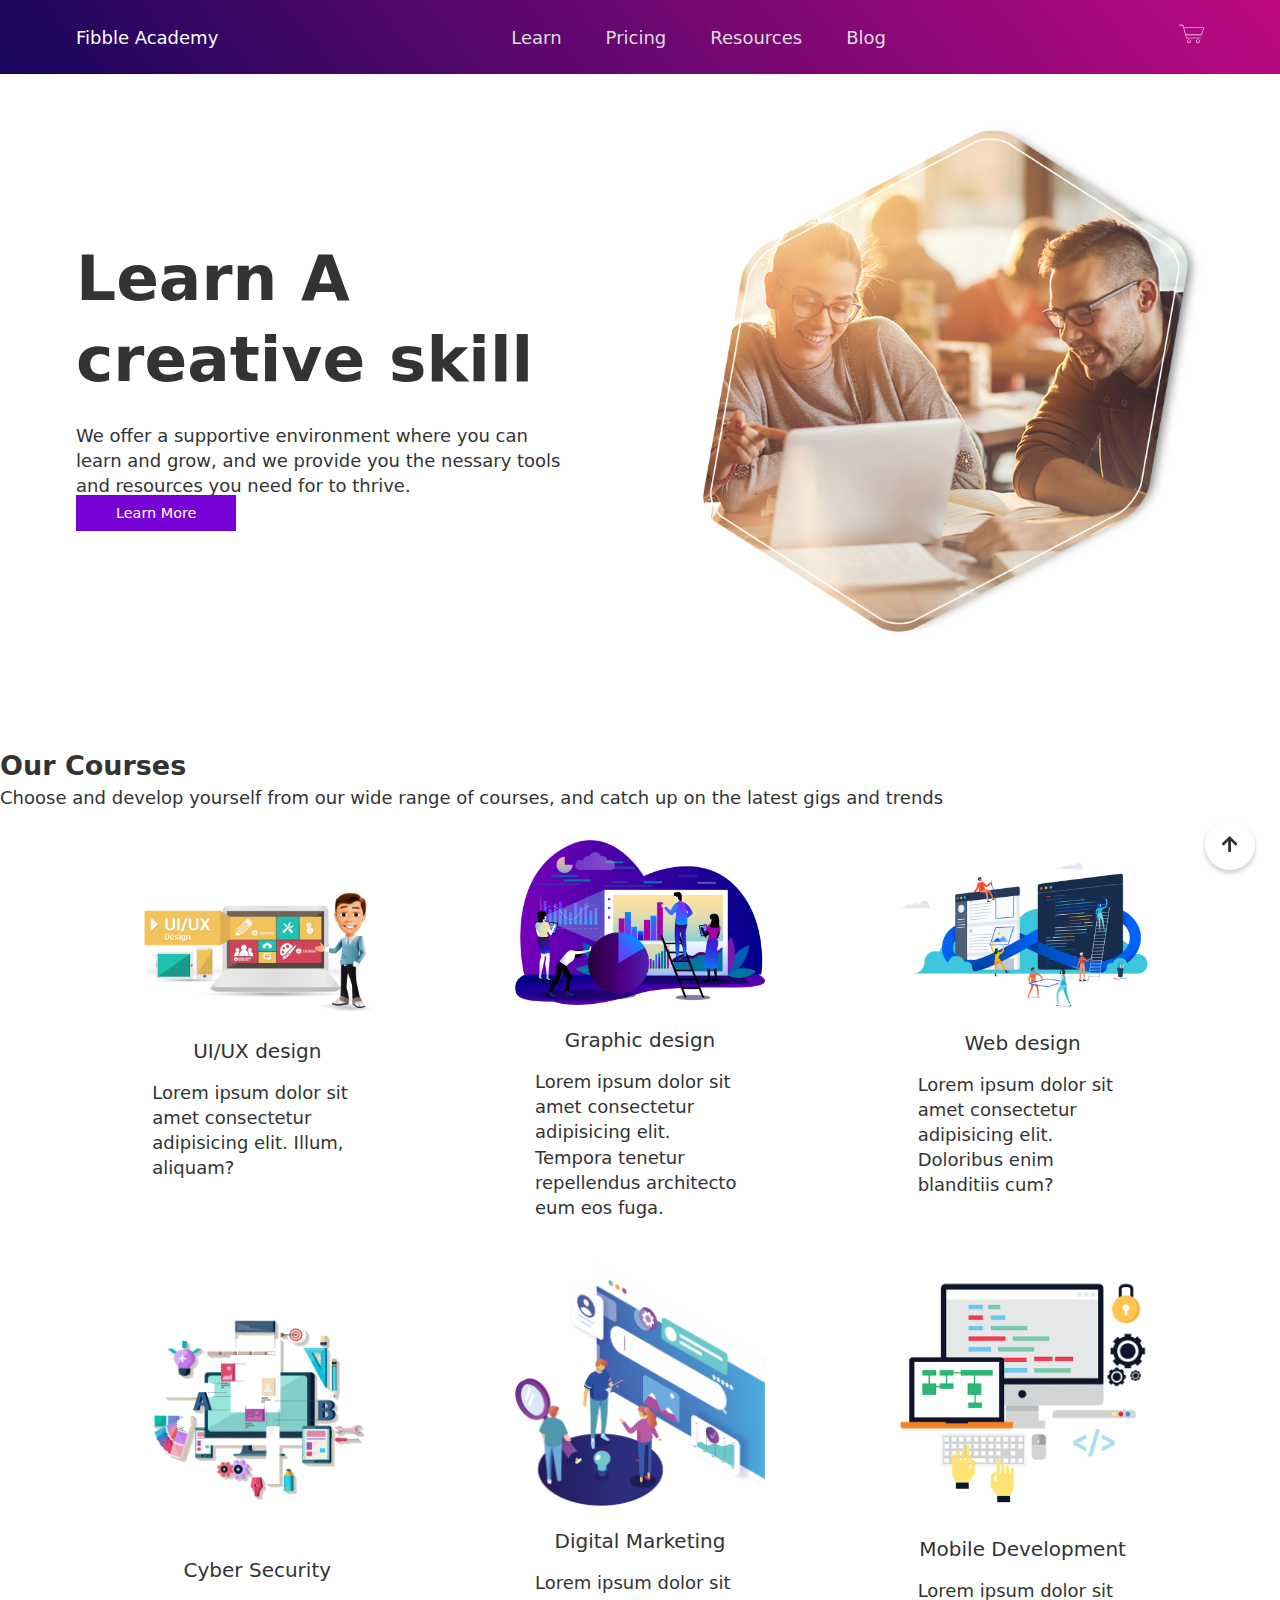
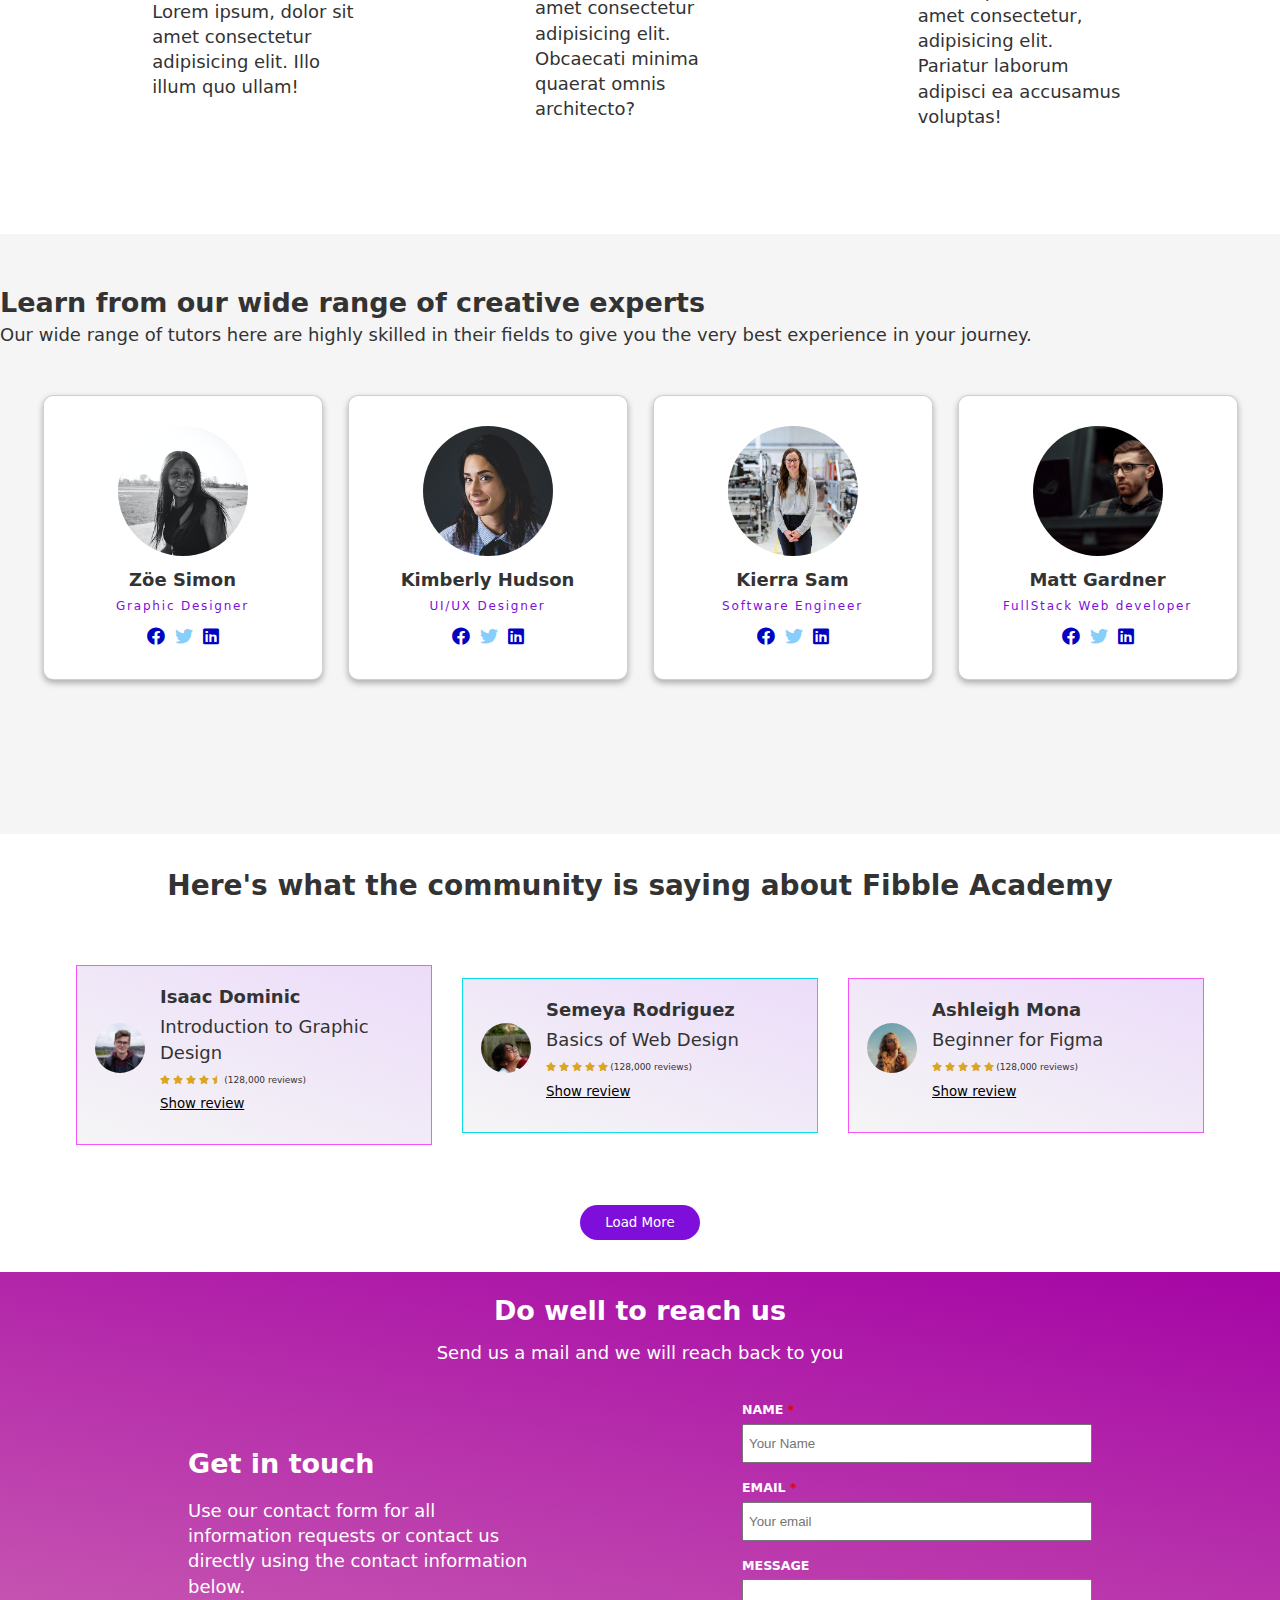
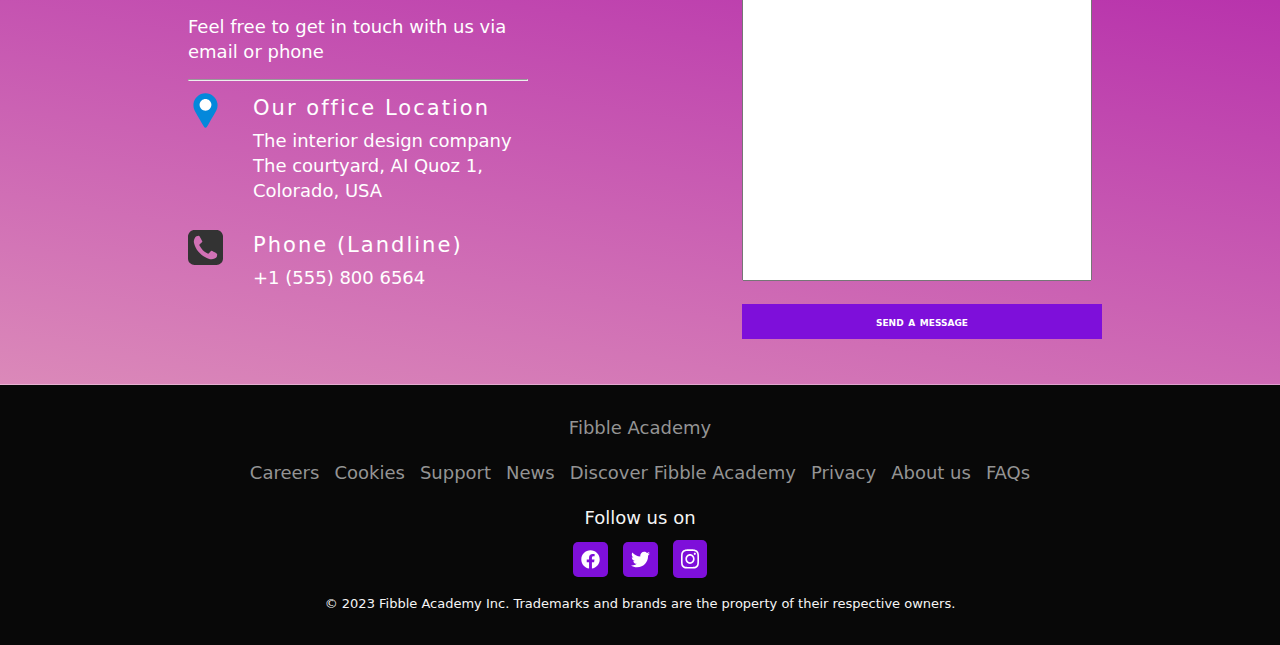
<file: index.html>
<!DOCTYPE html>
<html lang="en-US">
  <head>
    <meta charset="UTF-8" />
    <meta http-equiv="X-UA-Compatible" content="IE=edge" />
    <meta name="viewport" content="width=device-width, initial-scale=1.0" />
    <meta name="description" content="Learn a creative skill" />
    <meta
      name="keywords"
      content="learn, tech, Graphic design, Web design, UI, UX, Mobile Development, cyber security"
    />

    <!---------------- CUSTOM CSS --------------------->
    <link rel="stylesheet" href="css/style.css" />

    <!---------------- FAVICON/FONT AWESOME --------------------->
    <link
      rel="shortcut icon"
      href="/image/icons/f-ico.png"
      type="image/x-icon"
    />
    <link
      rel="stylesheet"
      href="https://cdnjs.cloudflare.com/ajax/libs/font-awesome/5.15.4/css/all.min.css"
    />

    <title>Fibble Academy | Learn a creative skill</title>
  </head>

  <body id="top">
    <!---------------- Navigation --------------------->

    <header id="header">
      <nav class="navbar">
        <div class="container">
          <div class="brand-wrapper">
            <a style="color: #fff" href="index.html" class="brand-name">
              <span>Fibble Academy</span>
            </a>
          </div>

          <button id="nav-toggler">
            <i class="fas fa-bars"></i>
          </button>

          <ul class="nav-items">
            <li>
              <a href="learn.html">Learn</a>
            </li>
            <li>
              <a href="pricing.html">Pricing</a>
            </li>
            <li>
              <a href="resources.html">Resources</a>
            </li>
            <li>
              <a href="/blog/">Blog</a>
            </li>
          </ul>

          <div>
            <span
              ><img
                src="./image/icons/shopping-cart-1985.svg"
                alt="shopping cart"
            /></span>
          </div>
          <!-- <ul>
            <li>
              <a href="#">
                <span>Log In</span>
              </a>
            </li>
            <li>
              <a href="#" id="signup">
                <span>Sign Up</span>
              </a>
            </li>
          </ul> -->
        </div>
      </nav>
    </header>

    <main>
      <!---------------- HERO --------------------->

      <section class="hero">
        <div class="container grid">
          <div class="hero__contents">
            <h1 class="hero__title">
              Learn A
              <div class="animation">
                <span class="">creative</span>
                <span class="digital">Digital</span>
                skill
              </div>
            </h1>
            <p class="hero__description">
              We offer a supportive environment where you can learn and grow,
              and we provide you the nessary tools and resources you need for to
              thrive.
            </p>
            <a class="hero__btn btn" href="#"> Learn More </a>
          </div>

          <img
            src="./image/hero-img.png"
            alt="a girl sitting next to a man both looking at a laptop smiling"
            class="hero__image"
            aria-describedby="a girl sitting next to a man both looking at a laptop smiling"
            loading="lazy-loading"
          />
        </div>
      </section>

      <!---------------- COURSES SECTION --------------------->
      <section class="courses">
        <!-- <div class="container"> -->

        <div class="courses-wrapper">
          <h2 class="courses__subtitle">
            <span>Our Courses</span>
          </h2>
          <p class="courses__description">
            Choose and develop yourself from our wide range of courses, and
            catch up on the latest gigs and trends
          </p>
        </div>

        <div class="course__items-wrapper">
          <div class="container grid grid-3">
            <div class="card">
              <img src="./image/ui_ux_design.png" alt="ui/ux design" />
              <div class="card-body">
                <h3 class="card__main-title">UI/UX design</h3>
                <p class="card__description">
                  Lorem ipsum dolor sit amet consectetur adipisicing elit.
                  Illum, aliquam?
                </p>
              </div>
            </div>

            <div class="card">
              <img src="./image/graphic_design.png" alt="" />
              <div class="card-body">
                <h3 class="card__main-title">Graphic design</h3>
                <p class="card__description">
                  Lorem ipsum dolor sit amet consectetur adipisicing elit.
                  Tempora tenetur repellendus architecto eum eos fuga.
                </p>
              </div>
            </div>

            <div class="card">
              <img src="./image/web_design.png" alt="" />
              <div class="card-body">
                <h3 class="card__main-title">Web design</h3>
                <p class="card__description">
                  Lorem ipsum dolor sit amet consectetur adipisicing elit.
                  Doloribus enim blanditiis cum?
                </p>
              </div>
            </div>

            <div class="card">
              <img src="./image/wireframe_design.png" alt="" />
              <div class="card-body">
                <h3 class="card__main-title">Cyber Security</h3>
                <p class="card__description">
                  Lorem ipsum, dolor sit amet consectetur adipisicing elit. Illo
                  illum quo ullam!
                </p>
              </div>
            </div>

            <div class="card">
              <img src="./image/product-design.png" alt="" />
              <div class="card-body">
                <h3 class="card__main-title">Digital Marketing</h3>
                <p class="card__description">
                  Lorem ipsum dolor sit amet consectetur adipisicing elit.
                  Obcaecati minima quaerat omnis architecto?
                </p>
              </div>
            </div>
            <div class="card">
              <img src="./image/programming1.png" alt="" />
              <div class="card-body">
                <h3 class="card__main-title">Mobile Development</h3>
                <p class="card__description">
                  Lorem ipsum dolor sit amet consectetur, adipisicing elit.
                  Pariatur laborum adipisci ea accusamus voluptas!
                </p>
              </div>
            </div>
          </div>
        </div>
        <!-- </div> -->
      </section>

      <!---------------- TUTOR  --------------------->

      <section class="tutor">
        <h2 class="tutor__subtitle">
          Learn from our wide range of creative experts
        </h2>
        <p class="tutor__description">
          Our wide range of tutors here are highly skilled in their fields to
          give you the very best experience in your journey.
        </p>

        <div class="container">
          <ul class="grid">
            <li class="card">
              <img src="./image/instructor-1.jpg" alt="" />
              <div>
                <p class="tutor-name">Z&ouml;e Simon</p>
                <p class="profession">Graphic Designer</p>
                <div class="social-icons">
                  <i class="fab fa-facebook"></i>
                  <i class="fab fa-twitter"></i>
                  <i class="fab fa-linkedin"></i>
                </div>
              </div>
            </li>

            <li class="card">
              <img src="./image/instructor-2.jpg" alt="" />
              <div>
                <p class="tutor-name">Kimberly Hudson</p>
                <p class="profession">UI/UX Designer</p>
                <div class="social-icons">
                  <i class="fab fa-facebook"></i>
                  <i class="fab fa-twitter"></i>
                  <i class="fab fa-linkedin"></i>
                </div>
              </div>
            </li>

            <li class="card">
              <img src="./image/instructor-3.jpg" alt="" />
              <div>
                <p class="tutor-name">Kierra Sam</p>
                <p class="profession">Software Engineer</p>
                <div class="social-icons">
                  <i class="fab fa-facebook"></i>
                  <i class="fab fa-twitter"></i>
                  <i class="fab fa-linkedin"></i>
                </div>
              </div>
            </li>

            <li class="card">
              <img src="./image/instructor-4.jpg" alt="" />
              <div>
                <p class="tutor-name">Matt Gardner</p>
                <p class="profession">FullStack Web developer</p>
                <div class="social-icons">
                  <i class="fab fa-facebook"></i>
                  <i class="fab fa-twitter"></i>
                  <i class="fab fa-linkedin"></i>
                </div>
              </div>
            </li>
          </ul>
        </div>
      </section>

      <!---------------- REVIEW SECTION --------------------->

      <section class="review">
        <div class="container">
          <h2 class="section-title">
            Here's what the community is saying about Fibble Academy
          </h2>

          <ul class="grid grid-3">
            <li class="review-content p-4">
              <div class="review-header">
                <img src="./image/pic-1.jpg" />

                <div class="flex-column">
                  <span class="fw-bold">Isaac Dominic</span>
                  <span>Introduction to Graphic Design</span>

                  <div class="review-rating">
                    <span><i class="fas fa-star"></i></span>
                    <span><i class="fas fa-star"></i></span>
                    <span><i class="fas fa-star"></i></span>
                    <span><i class="fas fa-star"></i></span>
                    <span><i class="fas fa-star-half"></i></span>
                    (128,000 reviews)
                  </div>

                  <button class="btn show-review">Show review</button>
                </div>
              </div>

              <div class="review-body" id="isaac-review">
                <p class="comment-date"><time>11/14/22</time></p>
                <blockquote class="comment">
                  I'm so glad I decided to learn graphic design from Fibble
                  Academy. The instructors are incredibly knowledgeable and
                  passionate about their work, and they really take the time to
                  help each student succeed. I've learned so much in just a
                  short time, and I'm confident that I have the skills I need to
                  start a career in graphic design.
                </blockquote>
              </div>
            </li>

            <li class="review-content p-4">
              <div class="review-header">
                <img src="./image/pic-2.jpg" alt="" />
                <div class="flex-column">
                  <span class="fw-bold">Semeya Rodriguez</span>
                  <span>Basics of Web Design</span>
                  <div class="review-rating">
                    <span><i class="fas fa-star"></i></span>
                    <span><i class="fas fa-star"></i></span>
                    <span><i class="fas fa-star"></i></span>
                    <span><i class="fas fa-star"></i></span>
                    <span><i class="fas fa-star"></i></span>
                    (128,000 reviews)
                  </div>
                  <button class="btn show-review">Show review</button>
                </div>
              </div>

              <div class="review-body" id="semeya-review">
                <p class="comment-date"><time>07/12/22</time></p>
                <blockquote class="comment">
                  I'm thrilled to be here at FIbble Academy. The instructors are
                  experts in their field and they really know how to teach. They
                  break down complex concepts into easy-to-understand terms, and
                  they're always available to answer questions. I'm also really
                  impressed with the quality of the course materials. They're
                  comprehensive and up-to-date, and they cover everything you
                  need to know to become a successful web designer. I highly
                  recommend Fibble to anyone who's interested in learning web
                  design.
                </blockquote>
              </div>
            </li>

            <li class="review-content p-4">
              <div class="review-header">
                <img src="./image/pic-3.jpg" alt="" />
                <div class="flex-column">
                  <span class="fw-bold">Ashleigh Mona</span>
                  <span>Beginner for Figma</span>
                  <div class="review-rating">
                    <span><i class="fas fa-star"></i></span>
                    <span><i class="fas fa-star"></i></span>
                    <span><i class="fas fa-star"></i></span>
                    <span><i class="fas fa-star"></i></span>
                    <span><i class="fas fa-star"></i></span>
                    (128,000 reviews)
                  </div>
                  <button class="btn show-review">Show review</button>
                </div>
              </div>

              <div class="review-body" id="ashleigh-review">
                <p class="comment-date"><time>11/18/21</time></p>
                <blockquote class="comment">
                  I really really love the way Kimberly breaks down each
                  contents they are comprehensive and well-structured. I've
                  learned so much in a short amount of time, and I feel
                  confident that I can now design user-friendly and visually
                  appealing interfaces. One of the things I appreciate most
                  about Fibble is the focus on hands-on learning. We get to
                  apply what we learn in the courses to real-world projects,
                  which helps us solidify our knowledge and skills.
                </blockquote>
              </div>
            </li>
          </ul>
          <button>Load More</button>
        </div>
      </section>

      <!---------------- CONTACT SECTION --------------------->

      <section class="mail">
        <h2 class="section-title">Do well to reach us</h2>
        <p class="section-subtitle">
          Send us a mail and we will reach back to you
        </p>

        <div class="container grid">
          <div class="contact-body">
            <h2>Get in touch</h2>
            <p>
              Use our contact form for all information requests or contact us
              directly using the contact information below.
            </p>
            <p>Feel free to get in touch with us via email or phone</p>
            <hr style="max-width: 100%" />
            <div class="contact-details">
              <img src="./image/icons/location-icon.svg" alt="location-icon" />
              <div>
                <h3>Our office Location</h3>
                <p>
                  The interior design company <br />
                  The courtyard, AI Quoz 1, Colorado, USA
                </p>
              </div>
            </div>
            <div class="contact-details">
              <img src="./image/icons/Phone-square-icon.svg" alt="phone-icon" />
              <div>
                <h3>Phone (Landline)</h3>
                <p>+1 (555) 800 6564</p>
              </div>
            </div>
          </div>

          <form
            method="post"
            name="contact-form"
            autocomplete="on"
            id="form"
            netlify
          >
            <div>
              <div class="form-control">
                <label for="contact-name">Name <span>*</span></label>
                <br />
                <input
                  tabindex="11"
                  type="text"
                  name="contact-name"
                  id="contact-name"
                  placeholder="Your Name"
                  title="please fill out your name"
                  required
                />
              </div>
              <div class="form-control">
                <label for="contact-mail">Email <span>*</span></label>
                <br />
                <input
                  tabindex="12"
                  type="email"
                  name="contact-mail"
                  id="contact-mail"
                  placeholder="Your email"
                  title="please fill out your email address"
                  required
                />
              </div>
            </div>
            <div class="form-control">
              <label for="contact-message">Message</label>
              <br />
              <textarea
                tabindex="13"
                name="contact-message"
                id="contact-message"
                cols="30"
                rows="20"
                placeholder="enter your message here"
                maxlength="255"
                title="type your message"
              >
              </textarea>
            </div>
            <button type="submit" class="btn msg-btn" tabindex="14">
              send a message
            </button>
          </form>
        </div>
      </section>
    </main>

    <!---------------- FOOTER AND RELATED CONTENTS SECTION --------------------->
    <footer>
      <div class="footer-body">
        <div class="container">
          <div>
            <span><a href="#" tabindex="15">Fibble Academy</a></span>
          </div>
          <div>
            <ul class="flex">
              <li><a class="footer-link" href="#" tabindex="16">Careers</a></li>
              <li><a class="footer-link" href="#" tabindex="17">Cookies</a></li>
              <li><a class="footer-link" href="#" tabindex="18">Support</a></li>
              <li><a class="footer-link" href="#" tabindex="19">News</a></li>
              <li>
                <a class="footer-link" href="#" tabindex="19"
                  >Discover Fibble Academy</a
                >
              </li>
              <li><a class="footer-link" href="#" tabindex="20">Privacy</a></li>
              <li>
                <a class="footer-link" href="about.html" tabindex="21"
                  >About us</a
                >
              </li>
              <li><a class="footer-link" href="#" tabindex="22">FAQs</a></li>
            </ul>
          </div>
        </div>
      </div>
      <div class="footer-credit">
        <div class="container">
          <p>Follow us on</p>
          <ul class="footer-social-links">
            <li class="social-links">
              <a href="#">
                <img
                  src="./image/icons/facebook.svg"
                  aria-labelledby="link to facebook"
                />
              </a>
            </li>
            <li class="social-links">
              <a href="#">
                <img
                  src="./image/icons/twitter.svg"
                  aria-labelledby="link to twitter"
                />
              </a>
            </li>
            <li class="social-links">
              <a href="#">
                <img
                  src="./image/icons/instagram.svg"
                  aria-labelledby="link to Instagram"
                />
              </a>
            </li>
          </ul>
          <p class="copyright">
            &copy; 2023 Fibble Academy Inc. Trademarks and brands are the
            property of their respective owners.
          </p>
        </div>
      </div>
    </footer>

    <div class="go-top shadow">
      <span>
        <i class="fas fa-arrow-up"></i>
      </span>
    </div>
  </body>

  <script src="./js/jquery-3.6.1.min.js"></script>
  <script src="./js/main.js"></script>
</html>
</file>
<file: css/style.css>
/* @import url("https://fonts.googleapis.com/css2?family=Quicksand:wght@300;400;500&display=swap"); */

* {
  box-sizing: border-box;
  margin: 0%;
  padding: 0%;
}

html {
  scroll-behavior: smooth;
  font-size: 18px;
}

body {
  font-family: system-ui, -apple-system, BlinkMacSystemFont, "Segoe UI", Roboto,
    Oxygen, Ubuntu, Cantarell, "Open Sans", "Helvetica Neue", sans-serif;
  background-color: rgb(255, 255, 255);
  color: #333;
  line-height: 1.4;
  position: relative;
}

h1 {
  font-size: 3rem;
  font-weight: 700;
  margin-bottom: 1.2rem;
}

p {
  font-size: 1rem;
  font-weight: 400;
}

img {
  width: 100%;
  font-style: italic;
}

button {
  font-family: inherit;
  outline: none;
  border: none;
}

a {
  text-decoration: none;
}

a:visited {
  color: #333;
}

ul {
  list-style: none;
  padding: 0;
}

.container {
  max-width: 1200px;
  margin: 0 auto;
  padding: 0 2rem;
}

.grid {
  display: grid;
  align-items: center;
  justify-content: space-around;
  grid-template-columns: repeat(2, 1fr);
}

.grid-3 {
  grid-template-columns: repeat(3, 1fr);
  grid-template-rows: auto;
}

.flex {
  display: flex !important;
  gap: 15px;
}

.shadow {
  box-shadow: 0 3px 5px rgba(0, 0, 0, 0.2);
}

.go-top {
  position: fixed;
  display: flex;
  align-items: center;
  justify-content: center;
  bottom: 30px;
  right: 25px;
  z-index: 99;
  width: 50px;
  aspect-ratio: 1/1;
  border-radius: 50%;
  background-color: #fff;
  padding: 10px;
}

/* HEADER */
#header {
  position: relative;
  background-image: linear-gradient(-130deg, #be0982, #17055e);
  color: #ddd;
  /* background: url("../image/bg.jpg"); */
  background-position: center top;
  background-size: cover;
  background-repeat: no-repeat;
}

/********* NAVIGATION ***********/

.navbar {
  padding: 1rem 0;
  position: relative;
}

.navbar .container {
  display: flex;
  align-items: center;
  justify-content: space-between;
}

.nav-items {
  display: flex;
  align-items: center;
  gap: 1rem;
  list-style: none;
  padding: 0%;
}

.nav-items li {
  padding: 5px;
  transition: border-bottom 0.3s ease-in;
}

.nav-items a {
  color: inherit;
  padding: 8px;
}

.nav-items a:hover {
  border-bottom: 2px solid #7e0fda;
}

#signup {
  background-color: #7e0fda;
  padding-inline: 30px;
  border-radius: 20px;
}

#signup:hover {
  border-bottom: none;
}

#nav-toggler {
  display: none;
  border: none;
  padding: 10px 15px;
  background: inherit;
  outline: none;
  color: #fff;
  cursor: pointer;
  position: absolute;
  top: 4%;
  right: 5%;
}

@media screen and (max-width: 998px) {
  .navbar .container {
    flex-direction: column;
    align-items: flex-start;
    justify-content: center;
  }

  .nav-items {
    display: none;
    position: absolute;
    background-color: #fff;
    color: #080808;
    z-index: 50;
    top: 50%;
    right: 5%;
    width: 50%;
    line-height: 1.9;
    padding: 15px;
    text-align: center;
    margin-top: 20px;
    flex-direction: column;
    border-radius: 5px;
    box-shadow: 3px 3px 7px rgba(0, 0, 0, 0.7);
  }

  #nav-toggler {
    display: block;
  }
}

/********* HERO ***********/

.hero {
  padding-block: 50px;
}

.hero .container {
  gap: 7rem;
}

#hero-title .animation {
  color: #923bf5;
}

.digital {
  display: none;
}

.hero__title {
  font-size: 3.5rem;
  line-height: 1.3;
  word-spacing: 0.1rem;
  /* text-align: justify; */
}

.hero__btn {
  background-color: hsl(273, 100%, 42%);
  color: #fff;
  padding: 10px 40px;
  font-size: 0.8rem;
  font-weight: 500;
  transition: all 0.6ms ease-out;
  margin-top: 20px;
}

.hero__btn:hover {
  background-color: hsl(273, 99%, 35%);
}

#illustration {
  max-width: 100%;
  width: 500px;
  margin: auto;
  display: block;
  animation: beat 1s infinite alternate ease-in-out;
}

@keyframes beat {
  from {
    transform: scale(1);
  }

  to {
    transform: scale(0.93);
  }
}

@media screen and (max-width: 998px) {
  .hero .container {
    grid-template-columns: 100%;
    gap: 4rem;
  }

  #hero-title {
    font-size: 36px;
    line-height: 1.3;
  }

  #hero-subtitle {
    font-size: 0.8rem;
  }

  #illustration {
    display: none;
  }
}

/********* COURSES ***********/

.courses {
  padding: 60px 0;
}

.section-title,
.section-subtitle {
  text-align: center;
}

.courses .section-title {
  margin-bottom: 10px;
  line-height: 1.4;
  font-weight: 500;
  letter-spacing: 1px;
  display: flex;
  align-items: center;
  justify-content: center;
  gap: 6px;
}

.courses .section-title::before,
.courses .section-title::after {
  content: "";
  width: 20px;
  border: 1px solid;
}

.courses .section-subtitle {
  max-width: 500px;
  margin: auto;
}

.courses .grid-3 {
  grid-template-columns: repeat(3, 250px);
  grid-template-rows: auto;
  justify-content: space-around;
  gap: 20px;
  padding-top: 30px;
  padding-bottom: 30px;
}

/* */

.course-items .card img {
  width: 100%;
}

.card-body {
  padding: 15px 20px;
}

.card-body h3 {
  font-size: 20px;
  font-weight: 500;
  margin-bottom: 15px;
  text-align: center;
}

@media screen and (max-width: 768px) {
  .courses .section-subtitle {
    max-width: 400px;
  }

  .courses .grid {
    grid-template-columns: repeat(2, 200px);
  }
}

@media screen and (max-width: 425px) {
  .courses .grid {
    grid-template-columns: 290px;
  }
}

/********* TUTOR ***********/

.tutor {
  background-color: #f5f5f5;
  padding: 50px 0px;
  height: 600px;
}

.tutor .section-title {
  margin-bottom: 12px;
  line-height: 1.3;
  text-transform: capitalize;
  font-weight: 800;
}

.tutor .grid {
  gap: 25px;
  grid-template-columns: repeat(4, 280px);
  align-items: center;
  justify-content: center;
  margin-top: 48px;
}

.tutor .card {
  border-radius: 10px;
  text-align: center;
  padding: 30px 5px;
  background-color: #fff;
  box-shadow: 0 3px 6px rgba(0, 0, 0, 0.3);
  border: 1px solid #cfcfcffb;
  transition: transform 0.9s ease;
}

.tutor .card:hover {
  transform: scale(0.953);
  box-shadow: 0 8px 15px rgba(148, 137, 137, 0.822);
}

.tutor .card img {
  width: 130px;
  aspect-ratio: 1/1;
  object-fit: cover;
  border-radius: 50%;
  display: block;
  margin: auto;
}

.tutor-name {
  font-size: 18px;
  font-weight: bold;
  line-height: 1.5;
  margin-top: 10px;
}

.profession {
  font-size: 12px;
  margin-top: 5px;
  letter-spacing: 0.1rem;
  margin-bottom: 0.5rem;
  color: #7e0fda;
  font-weight: 500;
}

.tutor .card .social-icons {
  display: inline-flex;
  gap: 10px;
}

.card .social-icons i {
  cursor: pointer;
}

@media screen and (max-width: 768px) {
  .tutor {
    height: auto;
  }

  .tutor .grid {
    grid-template-columns: repeat(2, 1fr);
    justify-content: center;
  }

  .tutor .section-subtitle {
    width: 80%;
    margin: auto;
  }

  .tutor .section-title {
    font-size: 26px;
  }
}

@media screen and (max-width: 425px) {
  .tutor .grid {
    grid-template-columns: 250px;
  }

  .tutor .section-title {
    font-size: 20px;
  }

  .section-subtitle {
    font-size: 14px;
  }
}

/********* REVIEW ***********/

.review {
  padding: 32px 0;
}

.review .section-title {
  margin-bottom: 25px;
  line-height: 1.4;
  font-size: 28px;
}

.review ul {
  gap: 30px;
  margin: 60px 0;
  position: relative;
}

.review .container > button {
  background-color: #7e0fda;
  width: 120px;
  display: block;
  margin: 0 auto;
  color: #fff;
  padding: 10px 25px;
  border-radius: 25px;
  cursor: pointer;
}

.review ul li {
  padding: 18px;
  background-image: linear-gradient(20deg, #f5f5f5, #ecdcfa);
}

.review-rating {
  font-size: 0.5rem;
  margin-top: 0.5rem;
}

.review ul li:nth-child(even) {
  border: 1px solid rgb(10, 222, 230);
}

.review ul li:nth-child(odd) {
  border: 1px solid rgba(250, 18, 250, 0.692);
}

.review li .review-header {
  display: flex;
  align-items: center;
  margin-bottom: 15px;
  gap: 15px;
}

.show-review {
  background-color: transparent;
  text-decoration: underline;
  text-align: start;
  margin-top: 10px;
  cursor: pointer;
}

.review-body {
  display: none;
  margin-top: 20px;
}

.fa-bars {
  font-size: 1.125rem;
}

.fa-star,
.fa-star-half {
  color: goldenrod;
}

.fa-facebook,
.fa-linkedin {
  color: rgb(2, 2, 194);
}

.fa-twitter {
  color: lightskyblue;
}

.comment {
  line-height: 1.3;
}

.comment-date {
  margin-bottom: 7px;
  font-size: 0.8rem;
}

.flex-column {
  display: flex;
  flex-direction: column !important;
}

.fw-bold {
  font-weight: bold;
  margin-bottom: 5px;
  font-size: 18px;
}

.review ul li img {
  width: 50px;
  height: 50px;
  border-radius: 50%;
  object-fit: cover;
}

@media screen and (max-width: 768px) {
  .review li .review-header {
    flex-direction: column;
    justify-content: center;
    align-items: center;
  }

  .review ul {
    grid-template-columns: repeat(2, 1fr);
  }
}

@media screen and (max-width: 425px) {
  .review ul {
    grid-template-columns: 1fr;
  }

  .review .section-title {
    margin-bottom: 40px;
    font-size: 20px;
  }
}

/********* CONTACT ***********/

.mail {
  padding: 20px 0;
  background: url("../image/mail-bg.jpg") center center no-repeat;
  background-image: linear-gradient(10deg, #db89b9, #a505a5);
  background-size: cover;
  color: #fff;
}

.mail .section-subtitle {
  margin: 10px 0 20px;
}

.mail .grid {
  grid-template-columns: 400px 400px;
}

.mail img {
  width: 35px;
}

div.contact-body {
  padding-inline: 30px;
}
.contact-body h2,
.contact-body p {
  margin-bottom: 15px;
}

.contact-body .contact-details {
  display: grid;
  grid-template-columns: 30px 300px;
  gap: 35px;
  justify-content: start;
  align-self: start;
  margin-top: 12px;
}

.contact-details h3 {
  margin-bottom: 5px;
  font-weight: 400;
  letter-spacing: 2px;
}

form {
  padding: 10px 20px;
}

.form-control label {
  text-transform: uppercase;
  font-size: 0.7rem;
  line-height: 2.2;
  font-weight: bold;
}

.form-control label span {
  color: rgb(224, 4, 4);
}

.form-control input {
  padding: 10px 5px;
  margin-bottom: 10px;
}

.form-control input,
.form-control textarea {
  width: 100%;
  max-width: 350px;
  outline: none;
  resize: none;
}

.msg-btn {
  margin: 16px 0;
  display: inline-block;
  width: 100%;
  padding: 10px 0;
  background-color: #7e0fda;
  color: rgb(255, 255, 255);
  font-variant: small-caps;
  text-align: center;
  font-weight: 600;
}

.msg-btn:hover {
  background-color: #9012f7;
}

@media screen and (max-width: 998px) {
  .mail .grid {
    grid-template-columns: 400px;
    gap: 20px;
  }

  .mail .grid > div {
    padding: 0 20px;
  }
}

/********* FOOTER ***********/

footer {
  padding: 30px 0;
  background: #080808;
  color: #f5f5f5;
}

.footer-body .container {
  display: flex;
  flex-direction: column;
  justify-content: center;
  align-items: center;
  gap: 20px;
  margin-bottom: 20px;
}

.footer-body a {
  color: #949494;
}

ul.flex {
  flex-wrap: wrap;
  justify-content: center;
}

.footer-body a:hover {
  color: #cecece;
}

.footer-credit .container {
  display: flex;
  flex-direction: column;
  align-items: center;
  gap: 10px;
  justify-content: center;
}

.footer-social-links {
  display: inline-flex;
  align-items: center;
  gap: 15px;
}

.social-links img {
  max-width: 35px;
  background-color: #7e0fda;
  padding: 8px;
  border-radius: 5px;
}

.social-links img:hover {
  background-color: #9012f7;
  transition: all 0.2s ease-in;
}

.copyright {
  text-align: center;
  font-size: small;
  line-height: 1.6;
}
</file>
